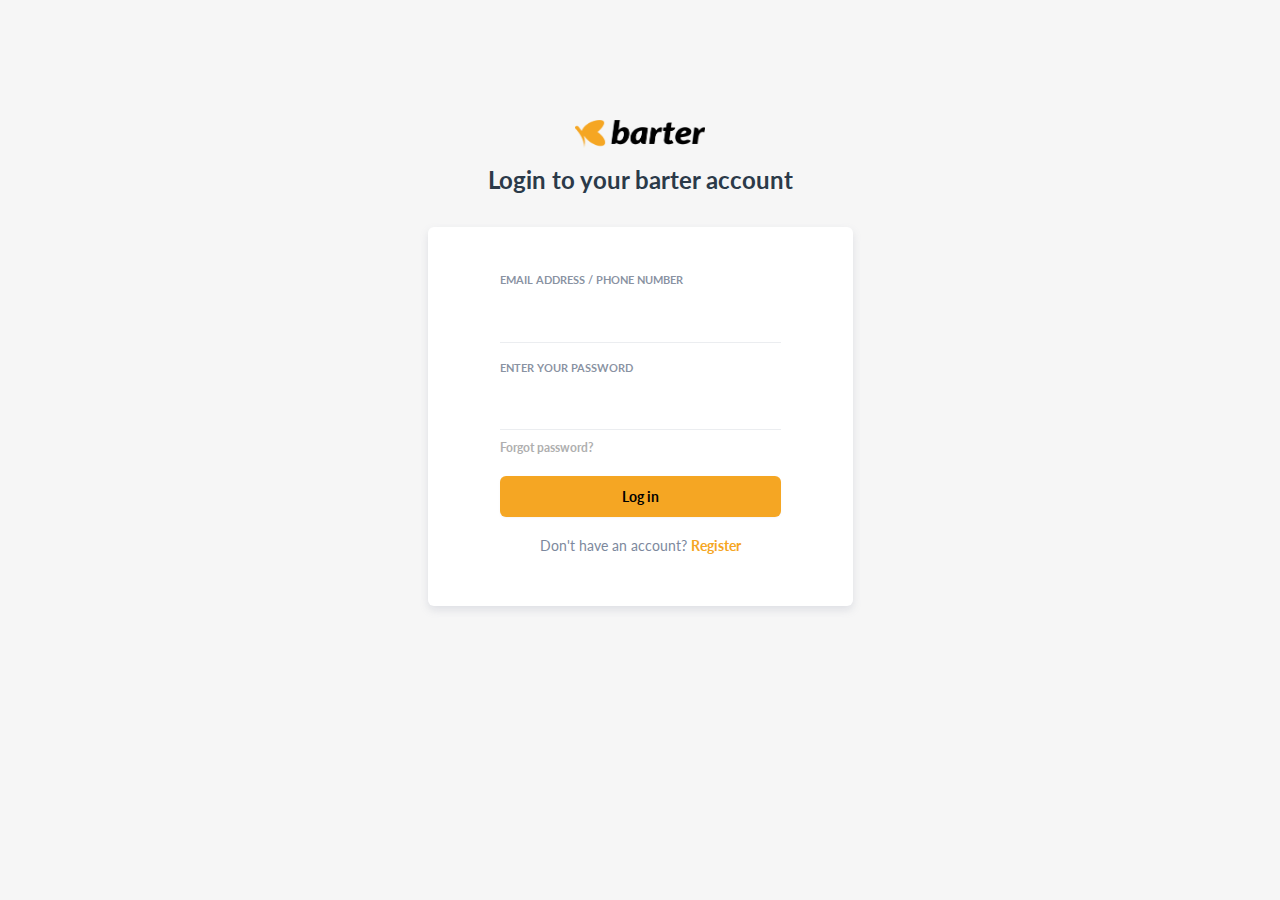
<file: Login Page/login.html>
<!DOCTYPE html>
<html lang="en">
<head>
    <meta charset="UTF-8">
    <meta http-equiv="X-UA-Compatible" content="IE=edge">
    <meta name="viewport" content="width=device-width, initial-scale=1.0">
    <title>Be truly borderless</title>
    <!-- Favicon -->
    <link rel="icon"  href="./images/favicon.png" type="images/x-icon">
    <!-- Link to CSS File -->
    <link rel="stylesheet" href="login.css">
    <!-- Google Font(Lato) -->
    <link rel="preconnect" href="https://fonts.googleapis.com">
    <link rel="preconnect" href="https://fonts.gstatic.com" crossorigin>
    <link href="https://fonts.googleapis.com/css2?family=Lato:wght@400;700&display=swap" rel="stylesheet">
</head>
<body>

    <!-- Top Section -->
    <div id="top">

        <div><img src="./images/Barter Logo.png" alt="barter-logo" id="logo"></div>
        <div><h1>Login to your barter account</h1></div>

    </div>

    <!-- Form Section -->
    <div class="bottom">

        <form>

            <div class="form-control">

                <label for="email/phone">EMAIL ADDRESS / PHONE NUMBER</label> 
                <input type="email" name="email/phone" id="email" class="enter"> 
                <div id="error_email"></div>
            
            </div>
            
            <div class="form-control">
                <label for="password">ENTER YOUR PASSWORD</label>
                <input type="password" id="password" name="password" pattern="(?=.*\d)(?=.*[a-z])(?=.*[A-Z]).{8,}" 
                title="Must contain at least one number and one uppercase and lowercase letter, 
                and at least 8 or more characters" class="enter">
            </div>
            
            <p class="forgot"><a href="https://barter.me/forgotpassword">Forgot password?</a></p>

            <button onclick="validate()">Log in</button>

            <div>
                <p class="register">Don't have an account? <a href="../Register Page/register.html">Register</a></p>
            </div>
           

        </form>

    </div>


    <script src="./script.js"></script>

</body>
</html>
</file>
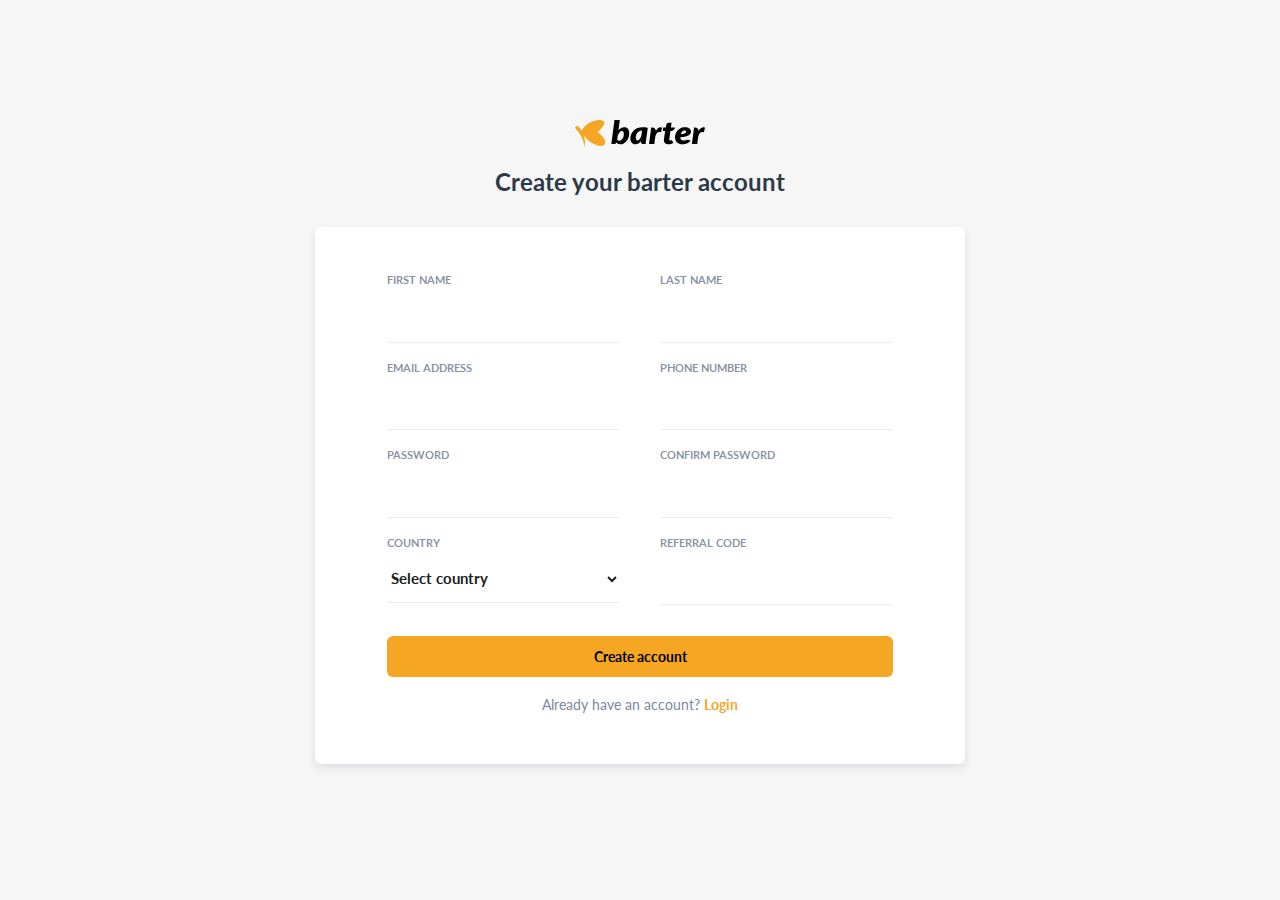
<file: Register Page/register.html>
<!DOCTYPE html>
<html lang="en">
<head>
    <meta charset="UTF-8">
    <meta http-equiv="X-UA-Compatible" content="IE=edge">
    <meta name="viewport" content="width=device-width, initial-scale=1.0">
    <title>Be truly borderless</title>
    <!-- Favicon -->
    <link rel="shortcut icon" href="./images/favicon.png" type="image/x-icon">
    <!-- CSS File -->
    <link rel="stylesheet" href="./register.css" type="text/css">
    <!-- Google Font(Lato) -->
    <link rel="preconnect" href="https://fonts.googleapis.com">
    <link rel="preconnect" href="https://fonts.gstatic.com" crossorigin>
    <link href="https://fonts.googleapis.com/css2?family=Lato:wght@400;700&display=swap" rel="stylesheet">
</head>
<body>
    
    <!-- Top Section of Page Starts Here -->
    <div id="top-section">
        
        <div id="top">
            
            <div><img src="./images/barter.svg" alt="barter" id="logo"></div>
            <div><h1>Create your barter account</h1</div>
        
        </div>

    </div>

    <!-- Form Section of Page Starts Here  -->
    <div id="bottom-section">

        <form action="">

            <div class="form-control">

                <div class="rows first">

                    <div class="label">
                        <label for="fname">First Name</label>
                    </div>
    
                    <div class="input">
                        <input type="text" name="fname" id="fname" required>
                    </div>

                </div>

                <div class="rows">

                    <div class="label">
                        <label for="lname">Last Name</label>
                    </div>
    
                    <div class="input">
                        <input type="text" name="lname" id="lname" required>
                    </div>

                </div>
                
            </div>

            <div class="form-control">

                <div class="rows first">

                    <div class="label">
                        <label for="email">Email Address</label>
                    </div>
    
                    <div class="input">
                        <input type="email" name="email" id="email" required>
                    </div>

                </div>

                <div class="rows">

                    <div class="label">
                        <label for="phone">Phone Number</label>
                    </div>
    
                    <div class="input">
                        <input type="tel" name="phone" id="phone" min="11" max="15" step="1" required>
                    </div>

                </div>
                
            </div>

            <div class="form-control">

                <div class="rows first">

                    <div class="label">
                        <label for="Password">Password</label>
                    </div>
    
                    <div class="input">
                        <input type="password" name="password" id="password" required>
                    </div>

                </div>

                <div class="rows">

                    <div class="label">
                        <label for="password2">Confirm Password</label>
                    </div>
    
                    <div class="input">
                        <input type="password" name="password2" id="password2" required>
                    </div>

                </div>
                
            </div>

            <div class="form-control">

                <div class="rows first">

                    <div class="label">
                        <label for="country">Country</label>
                    </div>
    
                    <div class="input">
                        <select name="country" id="country" required>
                            <option value="" selected>Select country</option>
                            <option value="NG">Nigeria</option>
                            <option value="US">United States</option>
                            <option value="UK">United Kingdom</option>
                            <option value="IR">Ireland</option>
                            <option value="GH">Ghana</option>
                            <option value="KE">Kenya</option>
                            <option value="UG">Uganda</option>
                            <option value="CA">Cameroon</option>
                            <option value="CI">Côte d'Ivoire</option>
                            <option value="FR">France</option>
                            <option value="GE">Germany</option>
                            <option value="IT">Italy</option>
                            <option value="VI">Vietnam</option>
                            <option value="BU">Burkina Faso</option>
                            <option value="SE">Senegal</option>
                            <option value="SA">South Africa</option>
                            <option value="HU">Hungary</option>
                            <option value="BE">Belgium</option>
                            <option value="SW">Sweden</option>
                            <option value="SP">Spain</option>
                            <option value="SL">Slovakia</option>
                            <option value="GR">Greece</option>
                            <option value="RO">Romania</option>
                            <option value="SV">Slovenia</option>
                            <option value="LU">Luxembourg</option>
                            <option value="CR">Croatia</option>
                            <option value="ES">Estonia</option>
                            <option value="PO">Portugal</option>
                            <option value="FI">Finland</option>
                            <option value="MA">Malta</option>
                            <option value="CY">Cyprus</option>
                            <option value="CZ">Czechia</option>
                            <option value="NE">Netherlands</option>
                            <option value="PL">Poland</option>
                            <option value="LI">Lithuania</option>
                            <option value="LA">Latvia</option>
                            <option value="BU">Bulgaria</option>
                            <option value="DE">Denmark</option>
                            <option value="AS">Austria</option>
                            <option value="CA">Canada</option>
                            <option value="UO">United States MINOR outlying Islands</option>
                        </select>
                    </div>
                    <div id="error_select"></div>

                </div>

                <div class="rows">

                    <div class="label">
                        <label for="referral">Referral Code</label>
                    </div>
    
                    <div class="input">
                        <input type="text" name="referral" id="referral">
                    </div>

                </div>

            </div>
            <div id="error_pwd"></div>

            <div>

                <button type="submit" onclick="validate()">Create account</button>

                <p>Already have an account? <span><a href="../Login Page/login.html">Login</a> </span></p>

            </div>
            
        </form>

    </div>


    <script src="./script.js"></script>

</body>
</html>
</file>
<file: Login Page/login.css>
/* Styling Page */
*{
    margin: 0;
    padding: 0;
    box-sizing: border-box;
}

body{
    background-color: #f6f6f6;
    font-family: 'Lato', sans-serif;
    font-weight: 400;
    margin-top: 120px;
    margin-bottom: 120px;
}

/* Styling Top Section */
#top {
    text-align: center;
    margin-bottom: 33px;
}

#logo {
    width: 130px;    
    height: 28px;
    margin-bottom: 14px;
}

h1 {
    font-size: 24px;
    font-weight: 700;
    color: #2b3a49;
    text-shadow: 1px 1px 1px rgba(0, 0, 0, 0);
}

/* Styling Form Section */
form{
    background-color: #fff;
    width: 425px;
    margin: 0 auto;
    padding: 46px 72px 50px 72px;
    border-radius: 6px;
    box-shadow: 0 4px 8px 0 rgba(131, 137, 160, 0.2);
}

.form-control {
    width: 100%;
    margin-bottom: 18px;
}

label {
    text-transform: uppercase;
    font-size: 11px;
    font-weight: 700;
    margin-bottom: 6px;
    color: rgba(84,98,120,.7);
    display: block;
    text-shadow: 1px 1px 1px rgba(0, 0, 0, 0);
}

input {
    font-family: 'Lato', sans-serif;
    background: transparent;
    border-bottom:1.6px solid #afafaf;
    border-color: rgba(124,136,157,.15);
    border-width: 0 0 1.6px 0;
    color: #1b1d1c;
    font-size: 15px;
    font-weight: 700;
    padding: 13.5px 0;
    outline: none;
    display: block;
    line-height: 1.5em;
    width: 100%;
}

input:focus {
    border-color: #f5a623;
    transition-duration: 0.3s;
    transition-timing-function: ease-in;
}

#error {
    color: #ff0000;
    font-weight: 400;
    font-size: 12px;
    font-family: inherit;
    text-align: left;
    row-gap: 0;
    margin-top: -10px;
    display: none;
    text-shadow: 1px 1px 1px rgba(0, 0, 0, 0);
}

.forgot {
    margin-top: -12px;
    margin-bottom: 8px;
}

.forgot a {
    color: #afafaf;
    font-size: 12px;
    font-weight: 700;
    text-decoration: none;
    transition: all .3s ease;
    text-shadow: 1px 1px 1px rgba(0, 0, 0, 0);
}

.forgot a:hover {
    color: #f5a623;
    text-decoration: underline;
}

form button {
    font-family: 'Lato', sans-serif;
    margin-top: 13px;
    width: 100%;
    background-color: #f5a623;
    color: #000;
    font-size: 14px;
    font-weight: 700;
    outline: none;
    padding: 12px 0;
    border: none;
    box-shadow: 0 1px 2px 0 hsla(0, 0%, 84%, 0.22);
    border-radius: 6px;
    cursor: pointer;
    margin-bottom: 18px;
}

form button:hover {
    background-color: #c88009;
    transition-duration: 0.25s;
    transition-timing-function: ease-in;
}

.register {
    text-align: center;
    color: #7c889d;
    line-height: 1.5em;
    font-size: 14px;
    text-shadow: 1px 1px 1px rgba(0, 0, 0, 0);
}

.register a {
    color: #f5a623;
    font-weight: 700;
    text-decoration: none;
    transition: all .3s ease;
}

.register a:hover {
    text-decoration: underline;
}


/* Responsiveness */
@media screen and (max-width:768px){
    /* Styling Page */
    body {
        padding: 0 15px;
        margin-top: 60px;
        margin-bottom: 60px;
    }

    /* Styling Top Section */
    h1 {
        font-size: 18px;
    }

    /* Styling Form Section */
    form{
        width: 425px;
        max-width: 100%;
        padding: 22px 24px 29px 24px;
    }
    
}
</file>
<file: Register Page/register.css>
/* Styling Page */
* {
    box-sizing: border-box;
}

body {
    padding: 0;
    margin: 0;
    font-weight: 400;
    background-color: #f6f6f6;
    margin-top: 120px;
    margin-bottom: 120px;
    font-family: 'Lato', sans-serif;
}

/* Styling Top Section */
div #top {
    margin-bottom: 31px;
    text-align: center;
}

#logo {
    width: 130px;    
    height: 28px;
}

h1 {
    font-size: 24px;
    font-weight: 700;
    color: #2b3a49;
    text-shadow: 1px 1px 1px rgba(0, 0, 0, 0);
}


/* Styling Bottom Section */
form {
    background-color: #fff;
    padding: 46px 72px 35px 72px;
    border-radius: 6px;
    box-shadow: 0 4px 8px 0 rgba(131, 137, 160, 0.2);
    width: 650px;    
    margin: 0 auto;
}

.form-control {
    display: flex;
    justify-content: space-between;
    margin-bottom: 18px;
    width: 100%;
}

.rows {
    width: 233px;
}

label {
    text-transform: uppercase;
    font-size: 11px;
    font-weight: 700;
    margin-bottom: 6px;
    color: rgba(84,98,120,.7);
    display: block;
    text-shadow: 1px 1px 1px rgba(0, 0, 0, 0);
}

input, select  {
    font-family: 'Lato', sans-serif;
    background: transparent;
    border-bottom:1.6px solid #afafaf;
    border-color: rgba(124,136,157,.15);
    border-width: 0 0 1.6px 0;
    color: #1b1d1c;
    font-size: 15px;
    font-weight: 700;
    padding: 13.5px 0;
    outline: none;
    display: block;
    line-height: 1.5em;
    width: 100%;
}

input:focus {
    border-color: #f5a623;
    transition-duration: 0.3s;
    transition-timing-function: ease-in;
}

option {
    font-family: 'Lato', sans-serif;
    color: #1b1d1c;
    font-size: 15px;
}

button {
    font-family: 'Lato', sans-serif;
    margin-top: 13px;
    width: 100%;
    background-color: #f5a623;
    color: #000;
    font-size: 14px;
    font-weight: 700;
    outline: none;
    padding: 12px 0;
    border: none;
    box-shadow: 0 1px 2px 0 hsla(0, 0%, 84%, 0.22);
    border-radius: 6px;
    cursor: pointer;
    margin-bottom: 3px;
}

button:hover {
    background-color: #c88009;
    transition-duration: 0.25s;
    transition-timing-function: ease-in;
}

p {
    text-align: center;
    text-shadow: 1px 1px 1px rgba(0, 0, 0, 0);
    color: #7c889d;
    line-height: 1.5em;
    font-size: 14px;
}

p span a {
    color: #f5a623;
    text-decoration: none;
    font-weight: 700;
}

p span a:hover {
    text-decoration: underline;
}
#error_pwd, #error_select {
    color: red;
    font-size: 12px;
}


/* Responsiveness */
@media screen and (max-width:700px) {
    /* Styling Page */
    body {
        padding: 0 15px;
        margin-top: 60px;
        margin-bottom: 60px;
    }

    /* Styling Top Section */
    h1 {
        font-size: 18px;
        margin-bottom: 34px;
    }

    /* Styling Form Section */
    form {
        width: 100%;
        padding: 22px 24px 12px 24px;
    }

    .form-control {
        flex-direction: column;
    }

    .rows {
        width: 100%;
    }

    .first {
        margin-bottom: 18px;
    }

    input, select {
        padding: 13.7px 0;
    }

    button {
        padding: 13.7px 0;
    }

}
</file>
